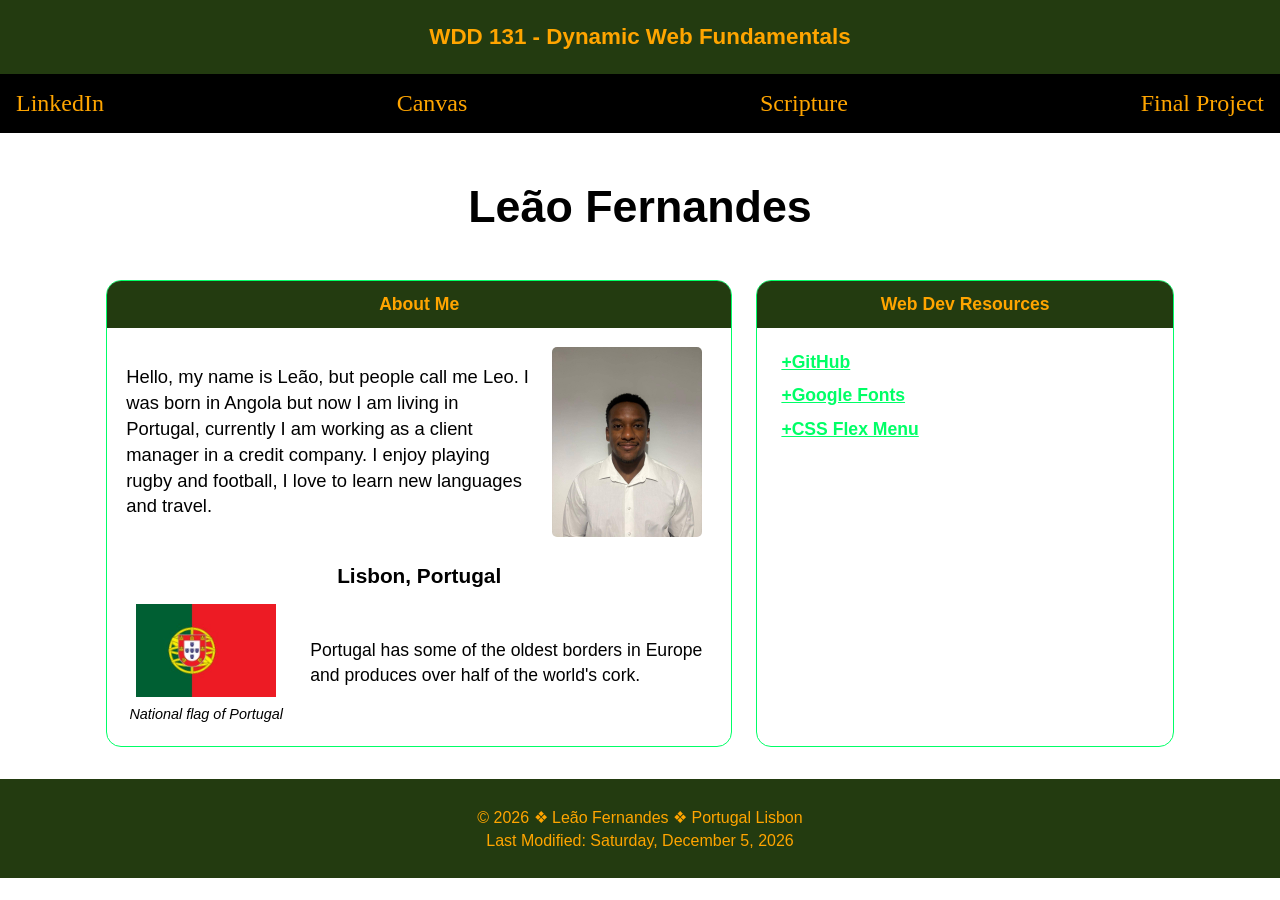
<file: index.html>
<!DOCTYPE html>
<html lang="en">

<head>
    <meta charset="UTF-8">
    <meta name="viewport" content="width=device-width, initial-scale=1.0">

    <title>WDD 131 - Dynamic Web Fundamentals - Leão Fernandes</title>

    <meta name="description" content="WDD 131 - Dynamic Web Fundamentals - Leão Fernandes - Personal page and projects">

    <meta name="author" content="Leão Fernandes">

    <link rel="stylesheet" href="./styles/base.css">

    <script defer src="scripts/getdates.js"></script>
</head>

<body>

    <header>

        <span id="course-title">
            WDD 131 - Dynamic Web Fundamentals
        </span>

        <nav>
            <a href="">LinkedIn</a>

            <a href="https://byupw.instructure.com/">
                Canvas
            </a>

            <a href="https://www.churchofjesuschrist.org/study/scriptures/bofm/1-ne/3?lang=eng&id=p7#p7">
                Scripture
            </a>

            <a href="">
                Final Project
            </a>
        </nav>

    </header>


    <main>

        <h1>Leão Fernandes</h1>

        <section class="cards">

            <!-- ABOUT ME CARD -->
            <section class="card">

                <h3 class="headercard">
                    About Me
                </h3>

                <div class="about-content">

                    <p>
                        Hello, my name is Leão, but people call me Leo.
                        I was born in Angola but now I am living in Portugal,
                        currently I am working as a client manager in a credit
                        company. I enjoy playing rugby and football, I love to
                        learn new languages and travel.
                    </p>

                    <img src="./images/selfpicture.jpg" alt="Personal photo of the author of the website">

                </div>


                <h3 class="country-title">
                    Lisbon, Portugal
                </h3>


                <div class="country-content">

                    <figure>

                        <img src="./images/Flag_of_Portugal_(official).svg.jpg" alt="Portugal national flag">

                        <figcaption>
                            National flag of Portugal
                        </figcaption>

                    </figure>


                    <p>
                        Portugal has some of the oldest borders in Europe
                        and produces over half of the world's cork.
                    </p>

                </div>

            </section>


            <!-- WEB RESOURCES CARD -->
            <section class="card">

                <h3 class="headercard">
                    Web Dev Resources
                </h3>

                <div class="resources">

                    <a href="https://github.com/">
                        +GitHub
                    </a>

                    <a href="https://fonts.google.com/">
                        +Google Fonts
                    </a>

                    <a href="https://codepen.io/BYU-Idaho/pen/azoRxXX">
                        +CSS Flex Menu
                    </a>

                </div>

            </section>

        </section>

    </main>


    <footer>

        <p>
            © <span id="currentyear">2026</span>
            ❖ Leão Fernandes ❖ Portugal Lisbon
        </p>

        <p id="lastModified"></p>

    </footer>

</body>

</html>
</file>
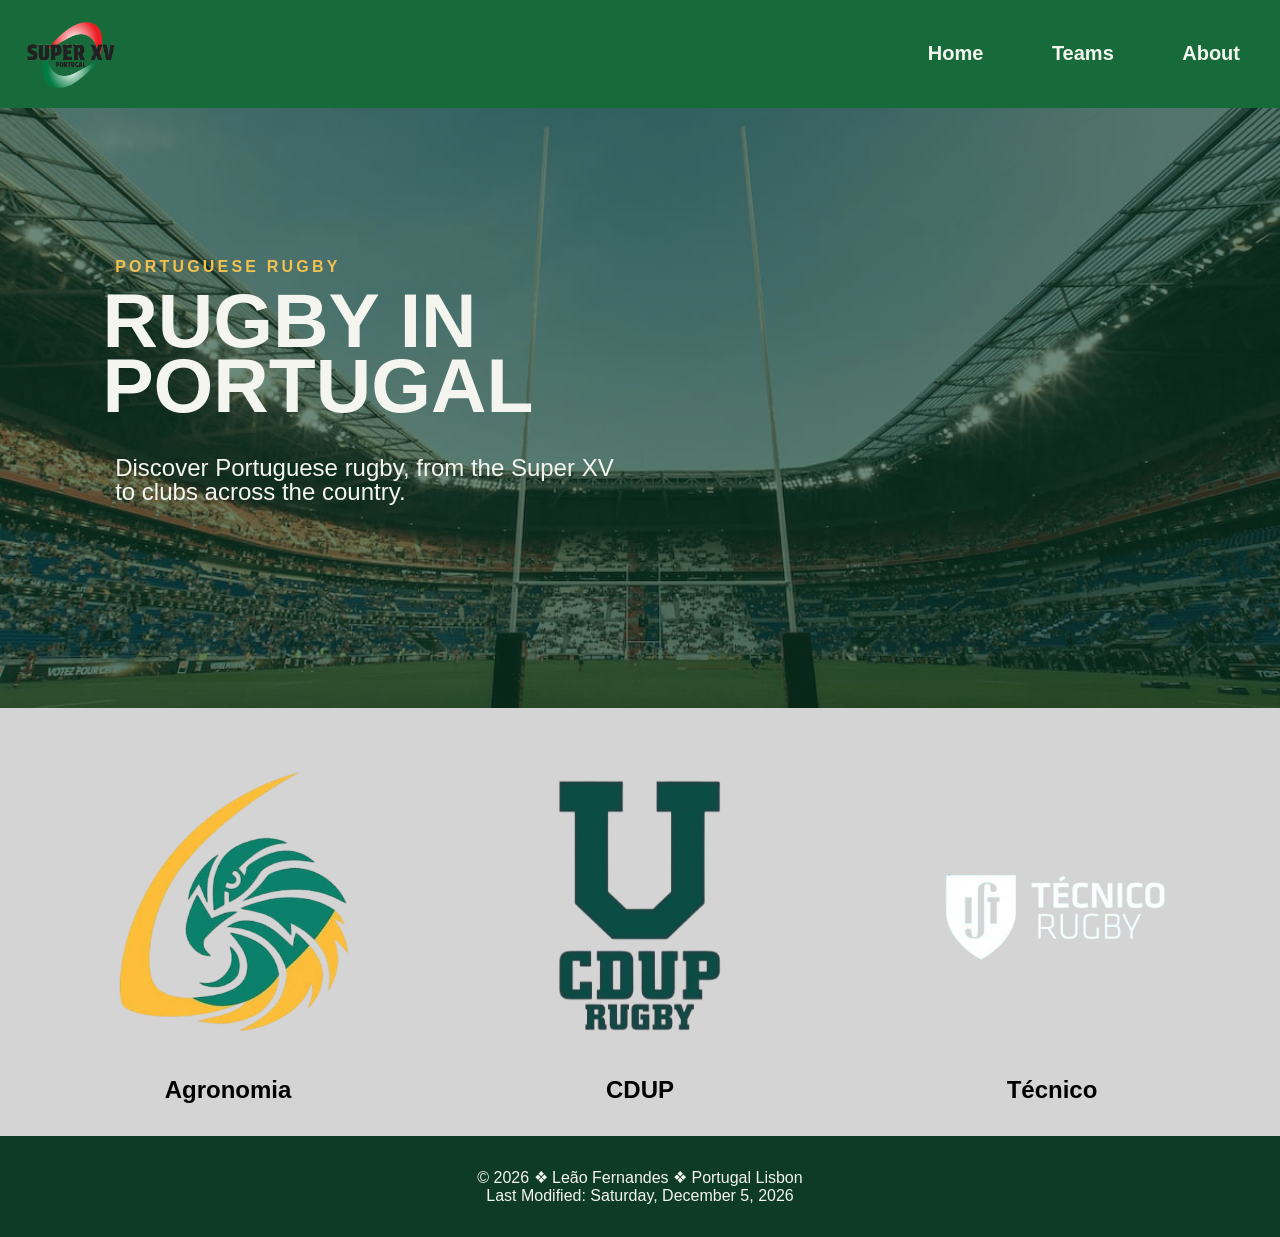
<file: project/index.html>
<!DOCTYPE html>
<html lang="en">

<head>
    <meta charset="UTF-8">
    <meta name="viewport" content="width=device-width, initial-scale=1.0">
    <title>Index RugbyHub</title>

    <meta name="description"
        content="RugbyHub main page with rugby features, navigation to other pages and general rugby information.">
    <meta name="author" content="Leão Fernandes">

    <link rel="stylesheet" href="./styles/base.css">
    <script src="./scripts/base.js" defer></script>

</head>


<body>
    <header>
        <img src="../images/super-XV-logo.png" alt="RugbyHub and super XV rugby logo">

        <nav class="navMenu">
            <a href="index.html">Home</a>
            <a href="teams.html">Teams</a>
            <a href="about.html">About</a>
        </nav>

        <button class="hamburguer" aria-label="Open navigation menu">☰</button>

    </header>

    <main>

        <div class="hero-img">
            <img src="../images/rugby-hero.jpg" alt="Rugby stadium and rugby posts">
            <p class="hero-label">PORTUGUESE RUGBY</p>
            <h1>RUGBY IN<br>PORTUGAL</h1>
            <p class="hero-description">
                Discover Portuguese rugby, from the Super XV
                to clubs across the country.
            </p>
        </div>

        <div class="feature-teams">

            <div class="feature-1">
            </div>

            <div class="feature-2">
            </div>

            <div class="feature-3">
            </div>

        </div>

    </main>

    <footer>

        <p>
            © <span id="currentyear">2026</span>
            ❖ Leão Fernandes ❖ Portugal Lisbon
        </p>

        <p id="lastModified"></p>

    </footer>

</body>


</html>
</file>
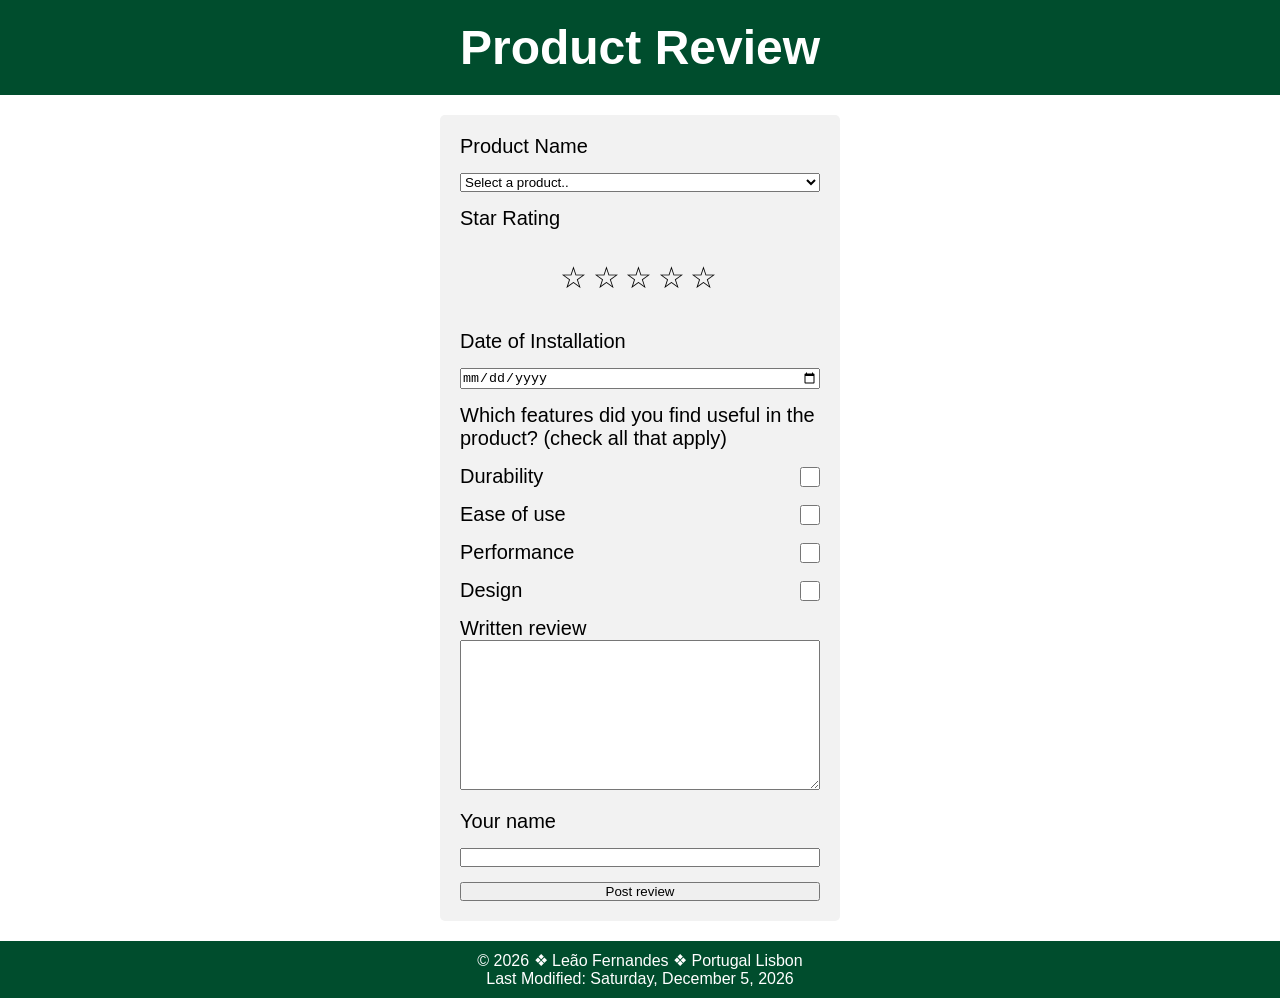
<file: form.html>
<!DOCTYPE html>
<html lang="en">

<head>
    <meta charset="UTF-8">
    <meta name="viewport" content="width=device-width, initial-scale=1.0">
    <title>Form project</title>
    <meta name="description" content="product page review, to give feedback about the product, and to give a star rating, for analyses and improvements.">
    <meta name="author" content="Leão Fernandes">
    <link rel="stylesheet" href="./styles/form.css">
    <script src="./scripts/form.js" defer></script>
</head>

<body>

    <header>
        <h1>Product Review</h1>
    </header>

    <main>

        <form method="get" action="review.html">
            <label for="product">Product Name</label>
            <select name="product" id="product" required>
                <option value="" disabled selected>Select a product..</option>
            </select>

            <label>Star Rating</label>
            <div class="star-rating">

                <input type="radio" name="stars" id="star-a" value="5" required>
                <label for="star-a"></label>
                <input type="radio" name="stars" id="star-b" value="4" required>
                <label for="star-b"></label>
                <input type="radio" name="stars" id="star-c" value="3" required>
                <label for="star-c"></label>
                <input type="radio" name="stars" id="star-d" value="2" required>
                <label for="star-d"></label>
                <input type="radio" name="stars" id="star-e" value="1" required>
                <label for="star-e"></label>
            </div>

            <label for="date-of-installation">Date of Installation</label>
            <input type="date" id="date-of-installation" name="date-of-installation">

            <label id="checkbox">Which features did you find useful in the product?
                (check all that apply)
            </label>
            <div class="checkbox-option">
                <label for="durability">Durability</label>
                <input type="checkbox" value="1" id="durability" name="durability">
            </div>

            <div class="checkbox-option">
                <label for="ease-of-use">Ease of use</label>
                <input type="checkbox" value="1" id="ease-of-use" name="ease-of-use">
            </div>

            <div class="checkbox-option">
                <label for="performance">Performance</label>
                <input type="checkbox" value="1" id="performance" name="performance">
            </div>

            <div class="checkbox-option">
                <label for="design">Design</label>
                <input type="checkbox" value="1" id="design" name="design">
            </div>

            <div class="writtenReview">
                <label for="written-review">Written review</label>
                <textarea name="written-review" id="written-review"></textarea>
            </div>

            <label for="fname">Your name</label>
            <input type="text" id="fname" name="fname">

            <input type="submit" value="Post review">

        </form>
    </main>

    <footer>

        <p>
            © <span id="currentyear">2026</span>
            ❖ Leão Fernandes ❖ Portugal Lisbon
        </p>

        <p id="lastModified"></p>

    </footer>

</body>

</html>
</file>
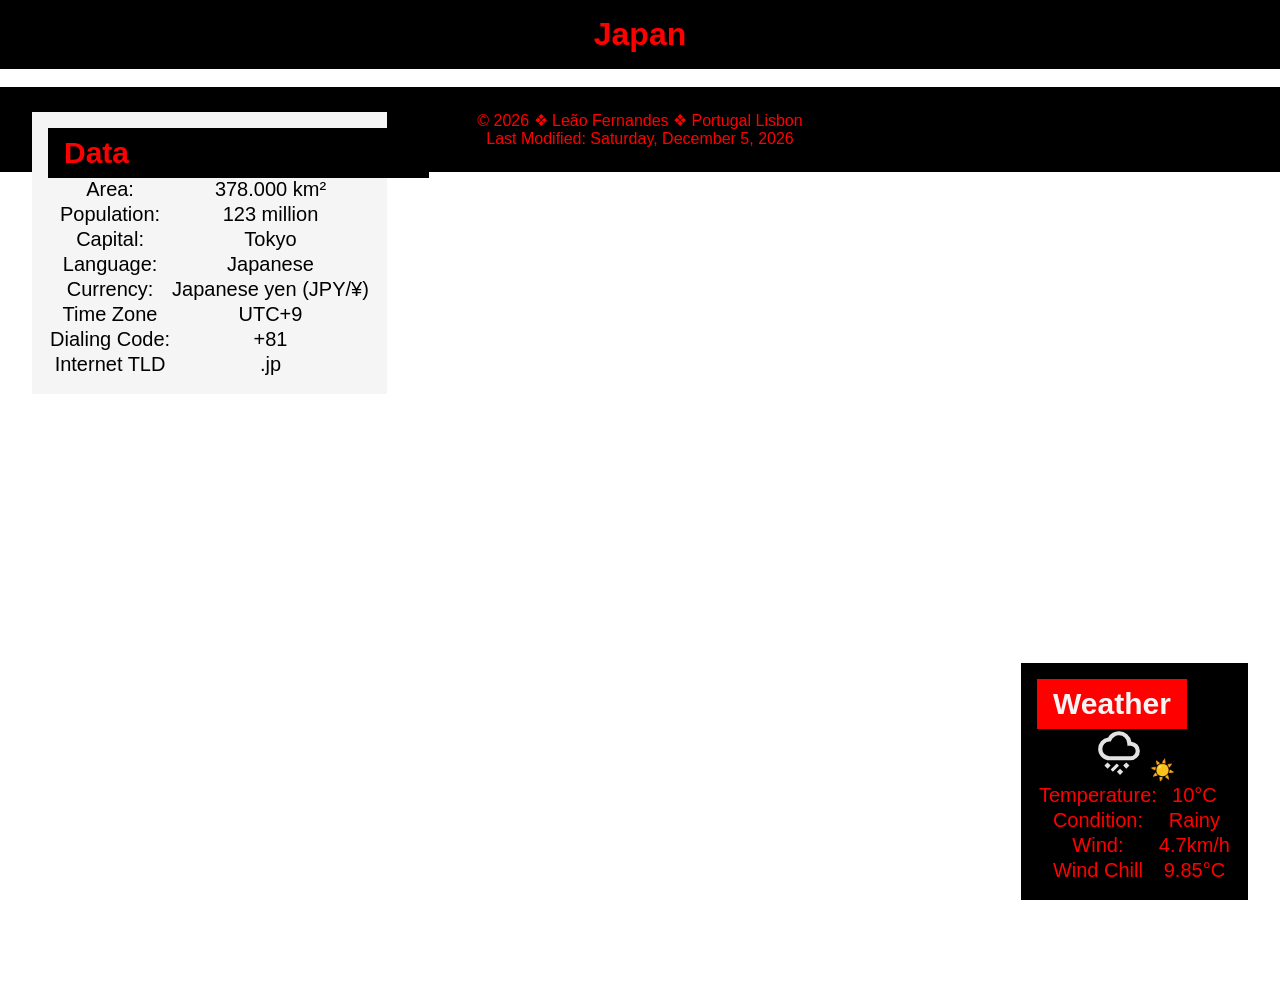
<file: place.html>
<!DOCTYPE html>
<html lang="en">

<head>
    <meta charset="UTF-8">
    <meta name="viewport" content="width=device-width, initial-scale=1.0">
    <title>Document</title>
    <meta name="description"
        content="Page of a place I would like to visit in the future, some extra data and weather date about the place">
    <meta name="author" content="Leão Fernandes">
    <link rel="stylesheet" href="./styles/places.css">
    <script src="./scripts/places.js" defer></script>
</head>

<body>
    <header>
        <h1>Japan</h1>
    </header>
    <main>
        <div class="hero">
            <picture>
                <source media="(max-width: 768px)" srcset="images/japan-mobile.webp">
                <img srcset="./images/Japan-landscape.webp" alt="mount fuji water view and hyper speed train">
            </picture>
        </div>
        <div class="data">
            <h2>Data</h2>
            <table>
                <tr>
                    <td>Area:</td>
                    <td>378.000 km²</td>
                </tr>

                <tr>
                    <td>Population:</td>
                    <td>123 million</td>
                </tr>

                <tr>
                    <td>Capital:</td>
                    <td>Tokyo</td>
                </tr>

                <tr>
                    <td>Language:</td>
                    <td>Japanese</td>
                </tr>

                <tr>
                    <td>Currency:</td>
                    <td>Japanese yen (JPY/¥)</td>
                </tr>

                <tr>
                    <td>Time Zone</td>
                    <td>UTC+9</td>
                </tr>

                <tr>
                    <td>Dialing Code:</td>
                    <td>+81</td>
                </tr>

                <tr>
                    <td>Internet TLD</td>
                    <td>.jp</td>
                </tr>
            </table>
        </div>

        <div class="weather">
            <h2>Weather</h2>
            <div class="weather-icon">
            <img src="./images/weather-icon.svg" alt="weather icon with a rainy cloud">
            </div>
            <table>
                <tr>
                    <td>Temperature:</td>
                    <td id="temperature"></td>
                </tr>

                <tr>
                    <td>Condition:</td>
                    <td>Rainy</td>
                </tr>

                <tr>
                    <td>Wind:</td>
                    <td id="wind"></td>
                </tr>

                <tr>
                    <td>Wind Chill</td>
                    <td id="windChill"></td>
                </tr>
            </table>
        </div>
    </main>
    <footer>

        <p>
            © <span id="currentyear">2026</span>
            ❖ Leão Fernandes ❖ Portugal Lisbon
        </p>

        <p id="lastModified"></p>

    </footer>
</body>

</html>
</file>
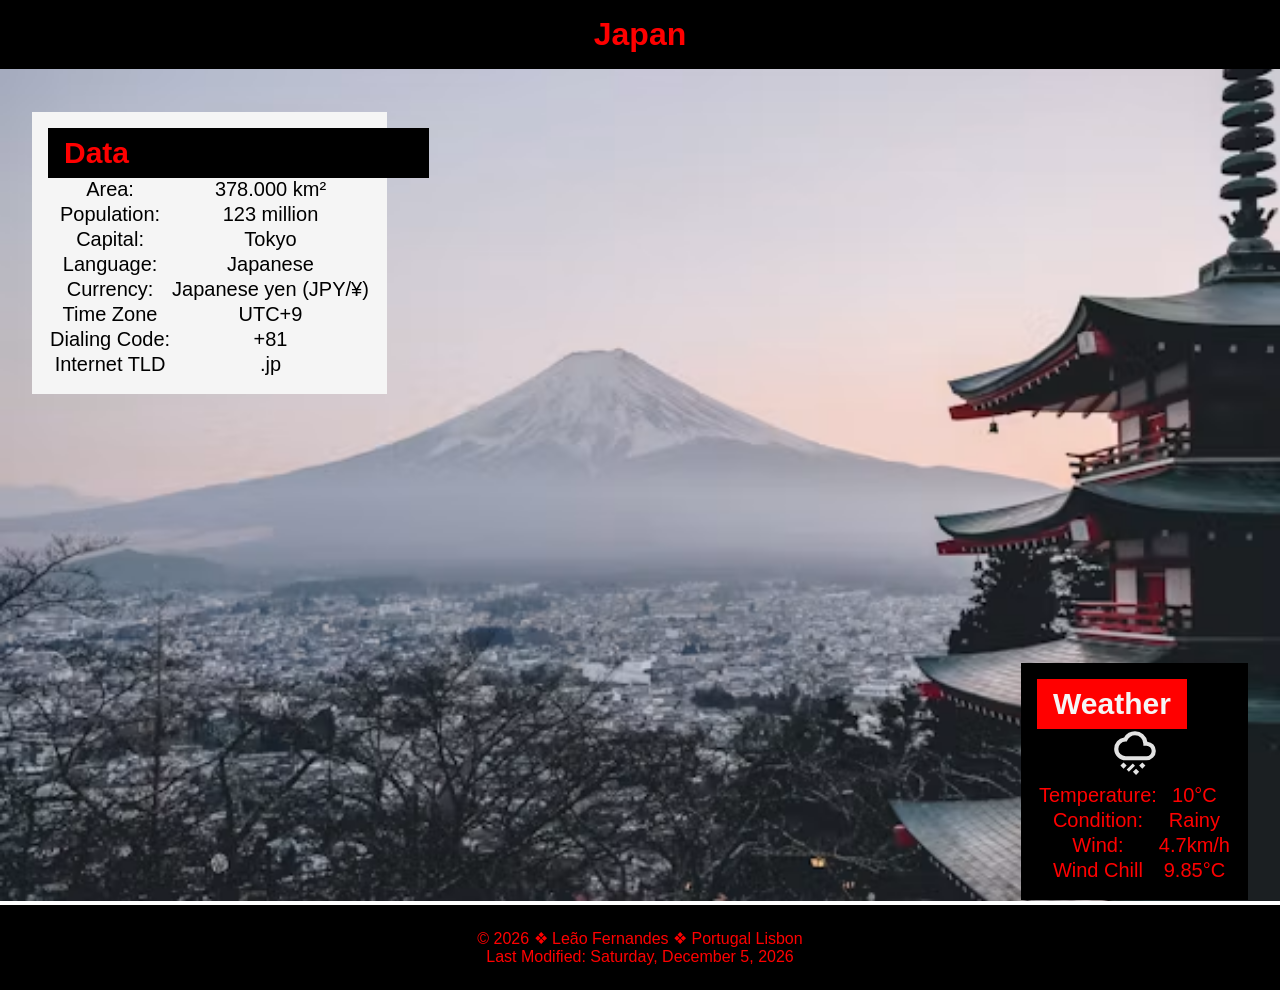
<file: places.html>
<!DOCTYPE html>
<html lang="en">

<head>
    <meta charset="UTF-8">
    <meta name="viewport" content="width=device-width, initial-scale=1.0">
    <title>Document</title>
    <meta name="description"
        content="Page of a place I would like to visit in the future, some extra data and weather date about the place">
    <meta name="Author" content="Leão Fernandes">
    <link rel="stylesheet" href="./styles/places.css">
    <script src="./scripts/places.js" defer></script>
</head>

<body>
    <header>
        <h1>Japan</h1>
    </header>
    <main>
        <div class="hero">
            <img src="./images/Japan-landscape.webp" alt="mount fuji water view and hyper speed train">
        </div>
        <div class="data">
            <h2>Data</h2>
            <table>
                <tr>
                    <td>Area:</td>
                    <td>378.000 km²</td>
                </tr>

                <tr>
                    <td>Population:</td>
                    <td>123 million</td>
                </tr>

                <tr>
                    <td>Capital:</td>
                    <td>Tokyo</td>
                </tr>

                <tr>
                    <td>Language:</td>
                    <td>Japanese</td>
                </tr>

                <tr>
                    <td>Currency:</td>
                    <td>Japanese yen (JPY/¥)</td>
                </tr>

                <tr>
                    <td>Time Zone</td>
                    <td>UTC+9</td>
                </tr>

                <tr>
                    <td>Dialing Code:</td>
                    <td>+81</td>
                </tr>

                <tr>
                    <td>Internet TLD</td>
                    <td>.jp</td>
                </tr>
            </table>
        </div>

        <div class="weather">
            <h2>Weather</h2>
            <img src="./images/weather-icon (2).svg" alt="weather icon with a rainy cloud">
            <table>
                <tr>
                    <td>Temperature:</td>
                    <td id="temperature"></td>
                </tr>

                <tr>
                    <td>Condition:</td>
                    <td>Rainy</td>
                </tr>

                <tr>
                    <td>Wind:</td>
                    <td id="wind"></td>
                </tr>

                <tr>
                    <td>Wind Chill</td>
                    <td id="windChill"></td>
                </tr>
            </table>
        </div>
    </main>
    <footer>

        <p>
            © <span id="currentyear">2026</span>
            ❖ Leão Fernandes ❖ Portugal Lisbon
        </p>

        <p id="lastModified"></p>

    </footer>
</body>

</html>
</file>
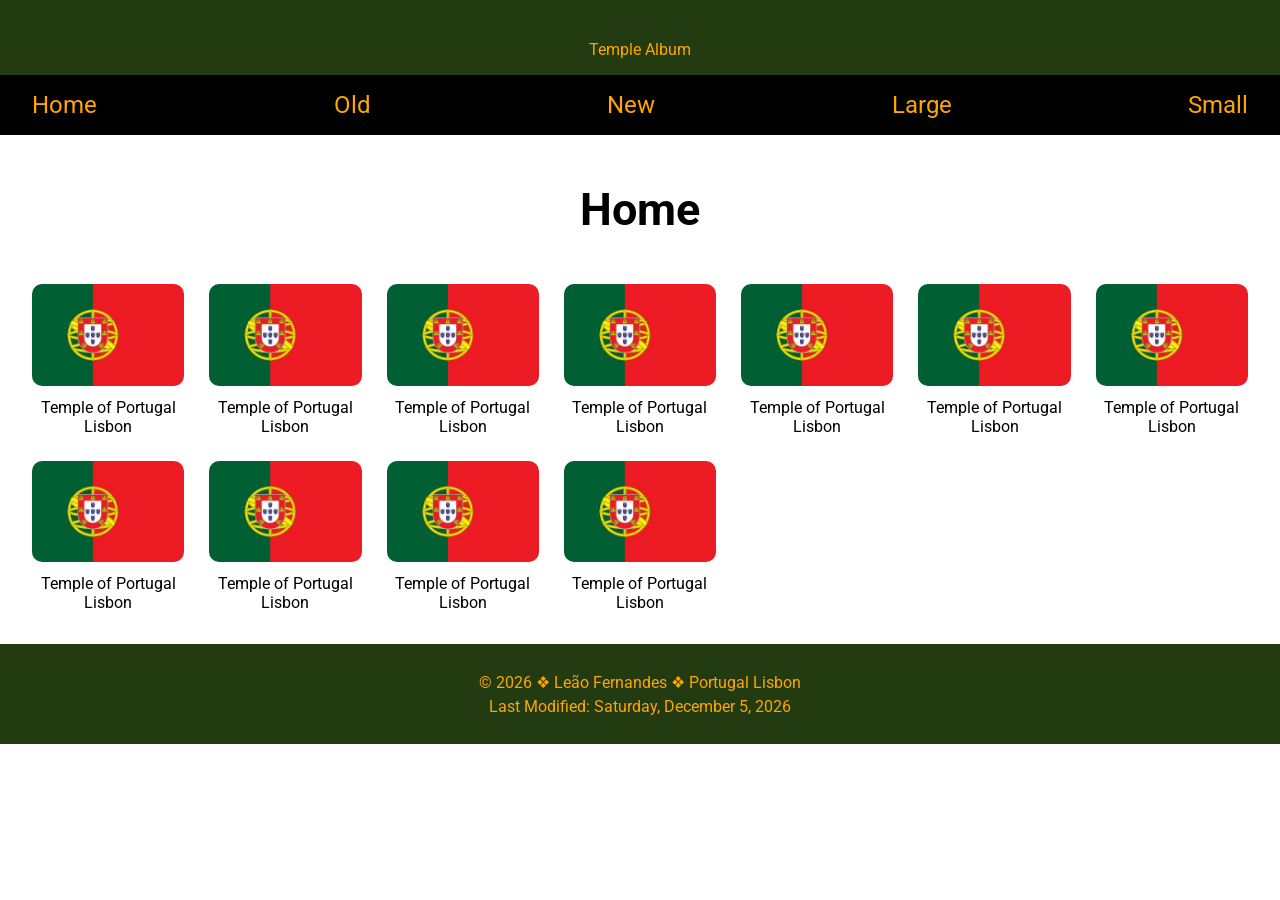
<file: temples.html>
<!DOCTYPE html>
<html lang="en">

<head>
    <meta charset="UTF-8">
    <meta name="viewport" content="width=device-width, initial-scale=1.0">
    <title>Temple Album</title>
    <meta name="description"
        content="Temple Album that contain photos of old, new and futures temples of hte LDS church">
    <meta name="author" content="Leão Fernandes">
    <link rel="stylesheet" href="./styles/temples.css">
    <script src="./scripts/temples.js" defer></script>
    <link rel="preconnect" href="https://fonts.googleapis.com">
    <link rel="preconnect" href="https://fonts.gstatic.com" crossorigin>
    <link
        href="https://fonts.googleapis.com/css2?family=BJCree:wght@400;500;600;700&family=Noto+Sans:ital,wght@0,100..900;1,100..900&family=Roboto:ital,wght@0,100..900;1,100..900&family=Scoutie+Sans:ital,wght@0,200..800;1,200..800&display=swap"
        rel="stylesheet">
    <link rel="stylesheet" href="./styles/base.css">
</head>

<body>
    <header>
        <div class="header-content">Temple Album</div>
        <nav class="navMenu">
            <a href="./index.html">Home</a>
            <a href="./old.html">Old</a>
            <a href="./new.html">New</a>
            <a href="./large.html">Large</a>
            <a href="./small.html">Small</a>

            <button class="hamburguer" aria-label="Open navigation menu">☰</button>
        </nav>
    </header>
    <main>
        <h1>Home</h1>
        <div class="temple-grid">
            <figure>
                <img src="./images/portugal_flag.jpg" alt="Temple of Portugal Lisbon">
                <figcaption>Temple of Portugal Lisbon</figcaption>
            </figure>
            <figure>
                <img src="./images/portugal_flag.jpg" alt="Temple of Portugal Lisbon">
                <figcaption>Temple of Portugal Lisbon</figcaption>
            </figure>
            <figure>
                <img src="./images/portugal_flag.jpg" alt="Temple of Portugal Lisbon">
                <figcaption>Temple of Portugal Lisbon</figcaption>
            </figure>
            <figure>
                <img src="./images/portugal_flag.jpg" alt="Temple of Portugal Lisbon">
                <figcaption>Temple of Portugal Lisbon</figcaption>
            </figure>
            <figure>
                <img src="./images/portugal_flag.jpg" alt="Temple of Portugal Lisbon">
                <figcaption>Temple of Portugal Lisbon</figcaption>
            </figure>
            <figure>
                <img src="./images/portugal_flag.jpg" alt="Temple of Portugal Lisbon">
                <figcaption>Temple of Portugal Lisbon</figcaption>
            </figure>
            <figure>
                <img src="./images/portugal_flag.jpg" alt="Temple of Portugal Lisbon">
                <figcaption>Temple of Portugal Lisbon</figcaption>
            </figure>
            <figure>
                <img src="./images/portugal_flag.jpg" alt="Temple of Portugal Lisbon">
                <figcaption>Temple of Portugal Lisbon</figcaption>
            </figure>
            <figure>
                <img src="./images/portugal_flag.jpg" alt="Temple of Portugal Lisbon">
                <figcaption>Temple of Portugal Lisbon</figcaption>
            </figure>
            <figure>
                <img src="./images/portugal_flag.jpg" alt="Temple of Portugal Lisbon">
                <figcaption>Temple of Portugal Lisbon</figcaption>
            </figure>
            <figure>
                <img src="./images/portugal_flag.jpg" alt="Temple of Portugal Lisbon">
                <figcaption>Temple of Portugal Lisbon</figcaption>
            </figure>
        </div>
    </main>
    <footer>
        <p>
            © <span id="currentyear">2026</span>
            ❖ Leão Fernandes ❖ Portugal Lisbon
        </p>
        <p id="lastModified"></p>
    </footer>
</body>

</html>
</file>
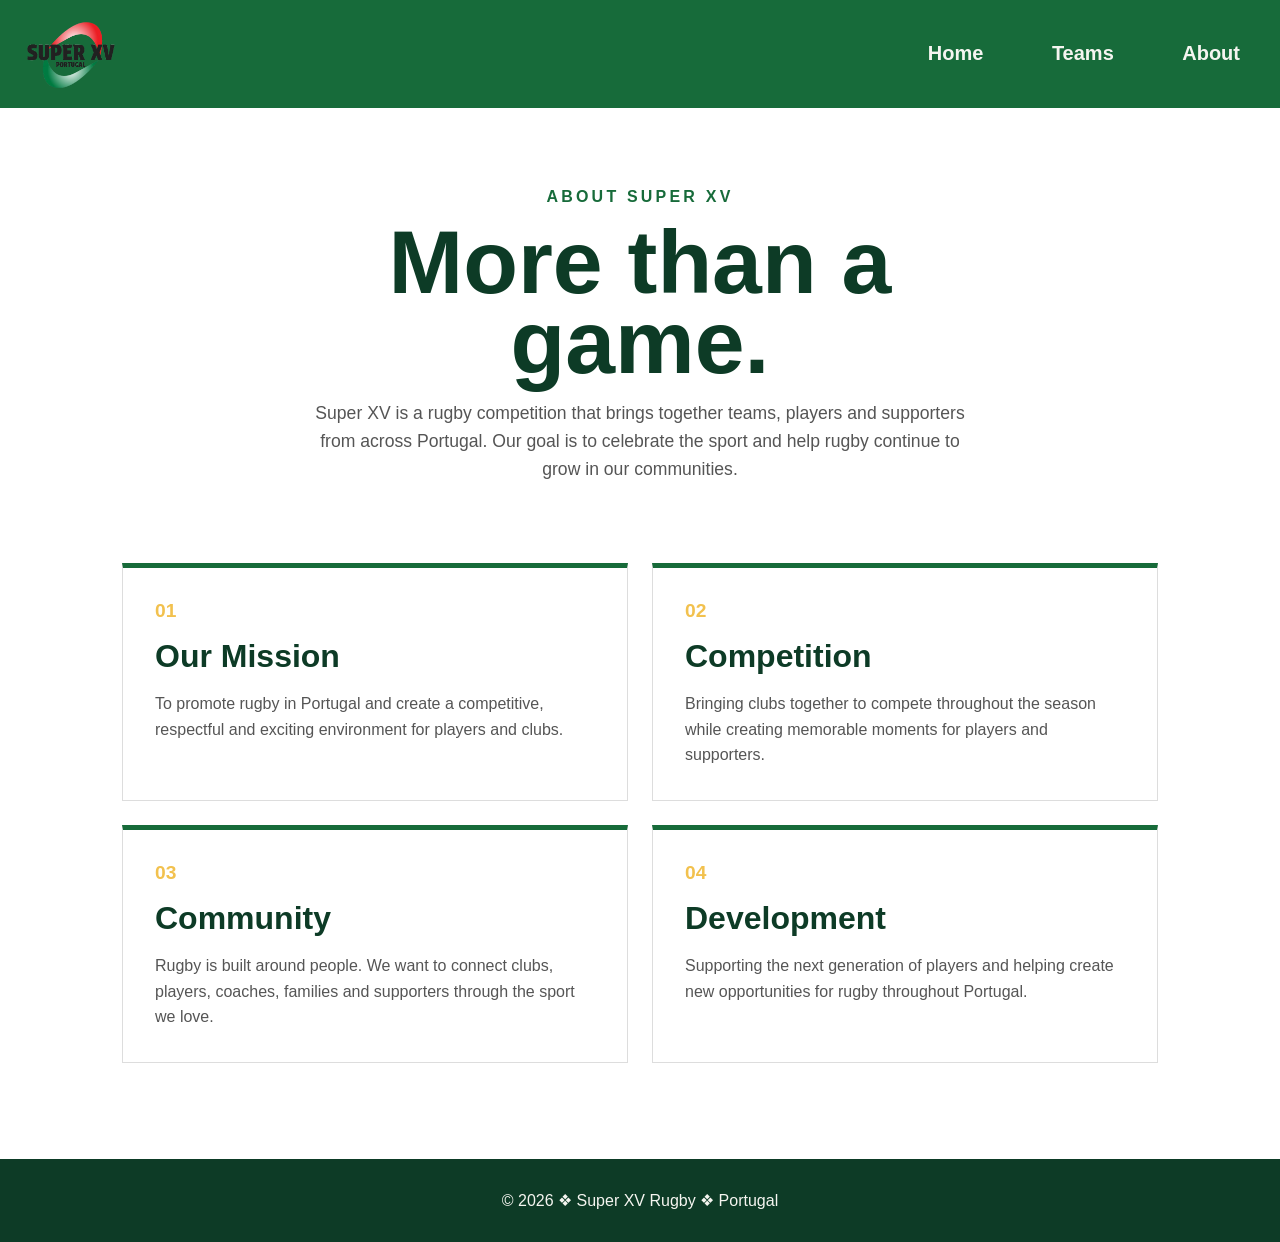
<file: project/about.html>
<!DOCTYPE html>
<html lang="en">

<head>
    <meta charset="UTF-8">
    <meta name="viewport" content="width=device-width, initial-scale=1.0">

    <title>About | Super XV Rugby</title>

    <meta name="description" content="Learn more about Super XV Rugby, its mission, competition and rugby community.">

    <meta name="author" content="Leão Fernandes">

    <link rel="stylesheet" href="styles/base.css">
</head>

<body>

    <header>

        <img src="../images/super-XV-logo.png" alt="Super XV Rugby logo">

        <nav class="navMenu">

            <a href="index.html">Home</a>
            <a href="teams.html">Teams</a>
            <a href="about.html">About</a>

        </nav>

        <button class="hamburguer" aria-label="Open navigation menu">
            ☰
        </button>

    </header>

    <main>

        <section class="about-intro">

            <p class="about-label">ABOUT SUPER XV</p>

            <h1>More than a game.</h1>

            <p>
                Super XV is a rugby competition that brings together
                teams, players and supporters from across Portugal.
                Our goal is to celebrate the sport and help rugby
                continue to grow in our communities.
            </p>

        </section>


        <section class="about-cards">

            <article class="about-card">

                <span class="card-number">01</span>

                <h2>Our Mission</h2>

                <p>
                    To promote rugby in Portugal and create a
                    competitive, respectful and exciting environment
                    for players and clubs.
                </p>

            </article>


            <article class="about-card">

                <span class="card-number">02</span>

                <h2>Competition</h2>

                <p>
                    Bringing clubs together to compete throughout
                    the season while creating memorable moments
                    for players and supporters.
                </p>

            </article>


            <article class="about-card">

                <span class="card-number">03</span>

                <h2>Community</h2>

                <p>
                    Rugby is built around people. We want to connect
                    clubs, players, coaches, families and supporters
                    through the sport we love.
                </p>

            </article>


            <article class="about-card">

                <span class="card-number">04</span>

                <h2>Development</h2>

                <p>
                    Supporting the next generation of players and
                    helping create new opportunities for rugby
                    throughout Portugal.
                </p>

            </article>

        </section>

    </main>


    <footer>

        <p>
            © <span id="currentyear">2026</span>
            ❖ Super XV Rugby ❖ Portugal
        </p>

        <p id="lastModified"></p>

    </footer>

</body>

</html>
</file>
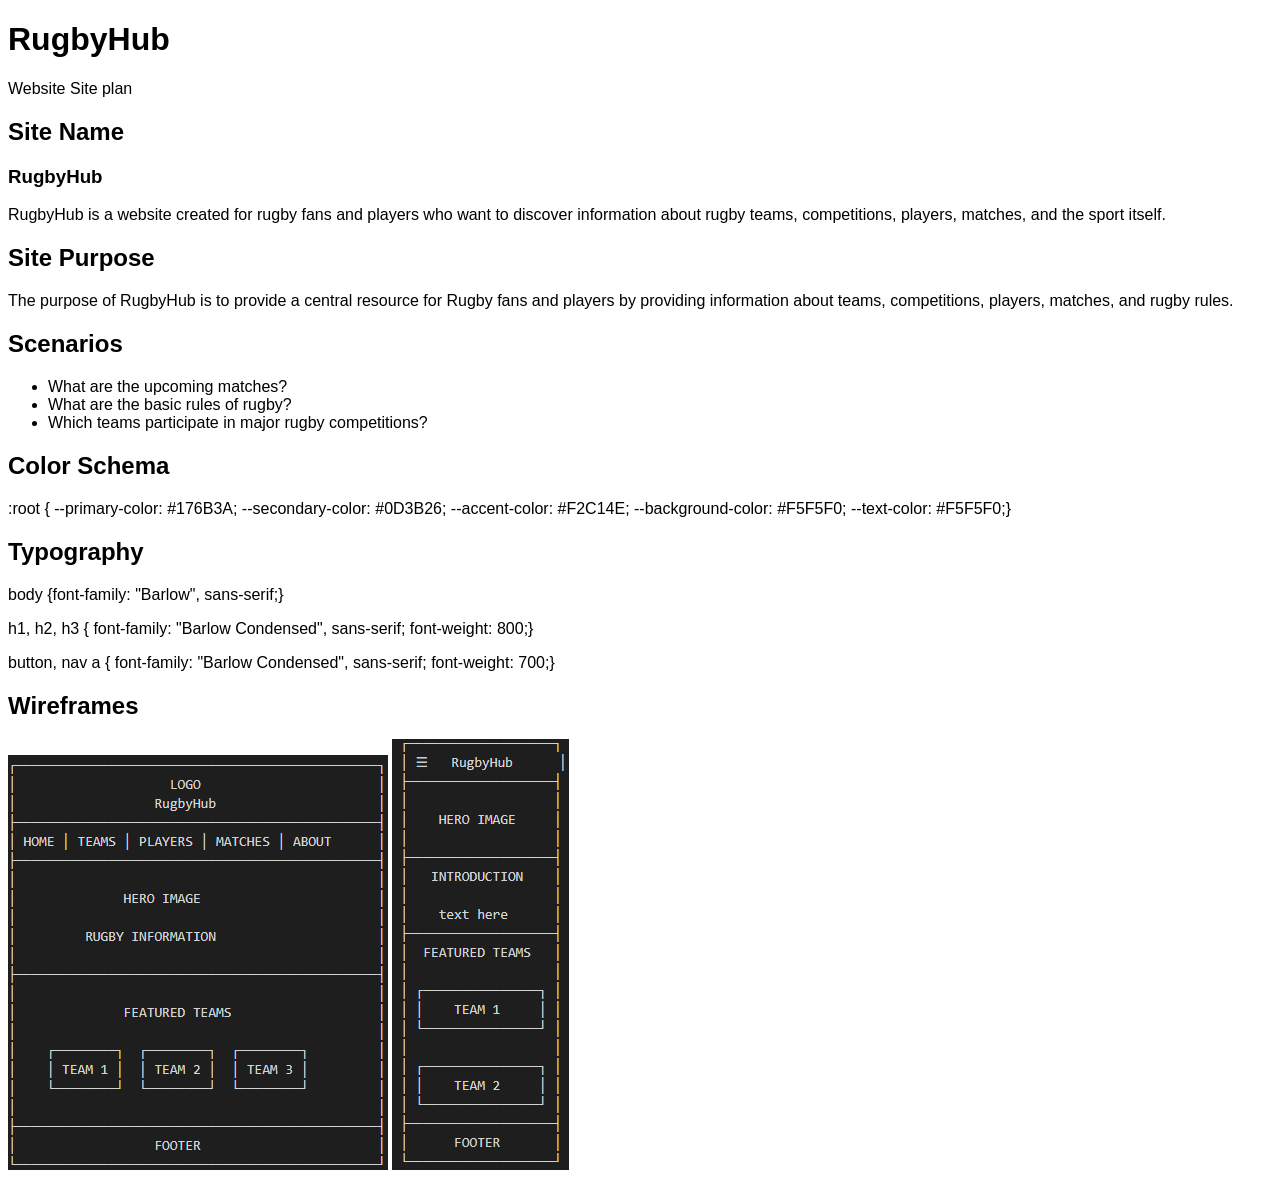
<file: project/siteplan.html>
<!DOCTYPE html>
<html lang="en">
<head>
    <meta charset="UTF-8">
    <meta name="viewport" content="width=device-width, initial-scale=1.0">
    <title>Product Review</title>
    <meta name="description" content="Siteplan for my RugbyHub page that provides general information about rugby">
    <meta name="author" content="Leão Fernandes">
    <link rel="stylesheet" href="./styles/siteplan.css">
</head>
<body>
    <header>

        <h1>RugbyHub</h1>

        <p>Website Site plan</p>

    </header>

    <main>

        <section>
            <h2>Site Name</h2>

            <h3>RugbyHub</h3>

            <p>
                RugbyHub is a website created for rugby fans and players
                who want to discover information about rugby teams,
                competitions, players, matches, and the sport itself.
            </p>

        </section>

        <section>

            <h2>Site Purpose</h2>

            <p>
                The purpose of RugbyHub is to provide a central resource
                for Rugby fans and players by providing information about
                teams, competitions, players, matches, and rugby rules.
            </p>

        </section>

        <section>

            <h2>Scenarios</h2>

            <ul>
                <li>What are the upcoming matches?</li>
                <li>What are the basic rules of rugby?</li>
                <li>Which teams participate in major rugby competitions?</li>
            </ul>

        </section>

        <section>

            <h2>Color Schema</h2>

            <p>
                :root {
                --primary-color: #176B3A;
                --secondary-color: #0D3B26;
                --accent-color: #F2C14E;
                --background-color: #F5F5F0;
                --text-color: #F5F5F0;}              
            </p>

        </section>

        <section>

            <h2>Typography</h2>

            <p>
                body 
                {font-family: "Barlow", sans-serif;}
            </p>

            <p>
                h1, h2, h3 {
                font-family: "Barlow Condensed", sans-serif;
                font-weight: 800;}
            </p>

            <p>
                button, nav a {
                font-family: "Barlow Condensed", sans-serif;
                font-weight: 700;}
            </p>

        </section>

        <section>

            <h2>
                Wireframes
            </h2>

            <img src="/images/wireframe-desktop.png" alt="Wireframe for desktop view">

            <img src="/images/wireframe-mobile.png" alt="wireframe for mobile view">

        </section>

    </main>
</body>
</html>
</file>
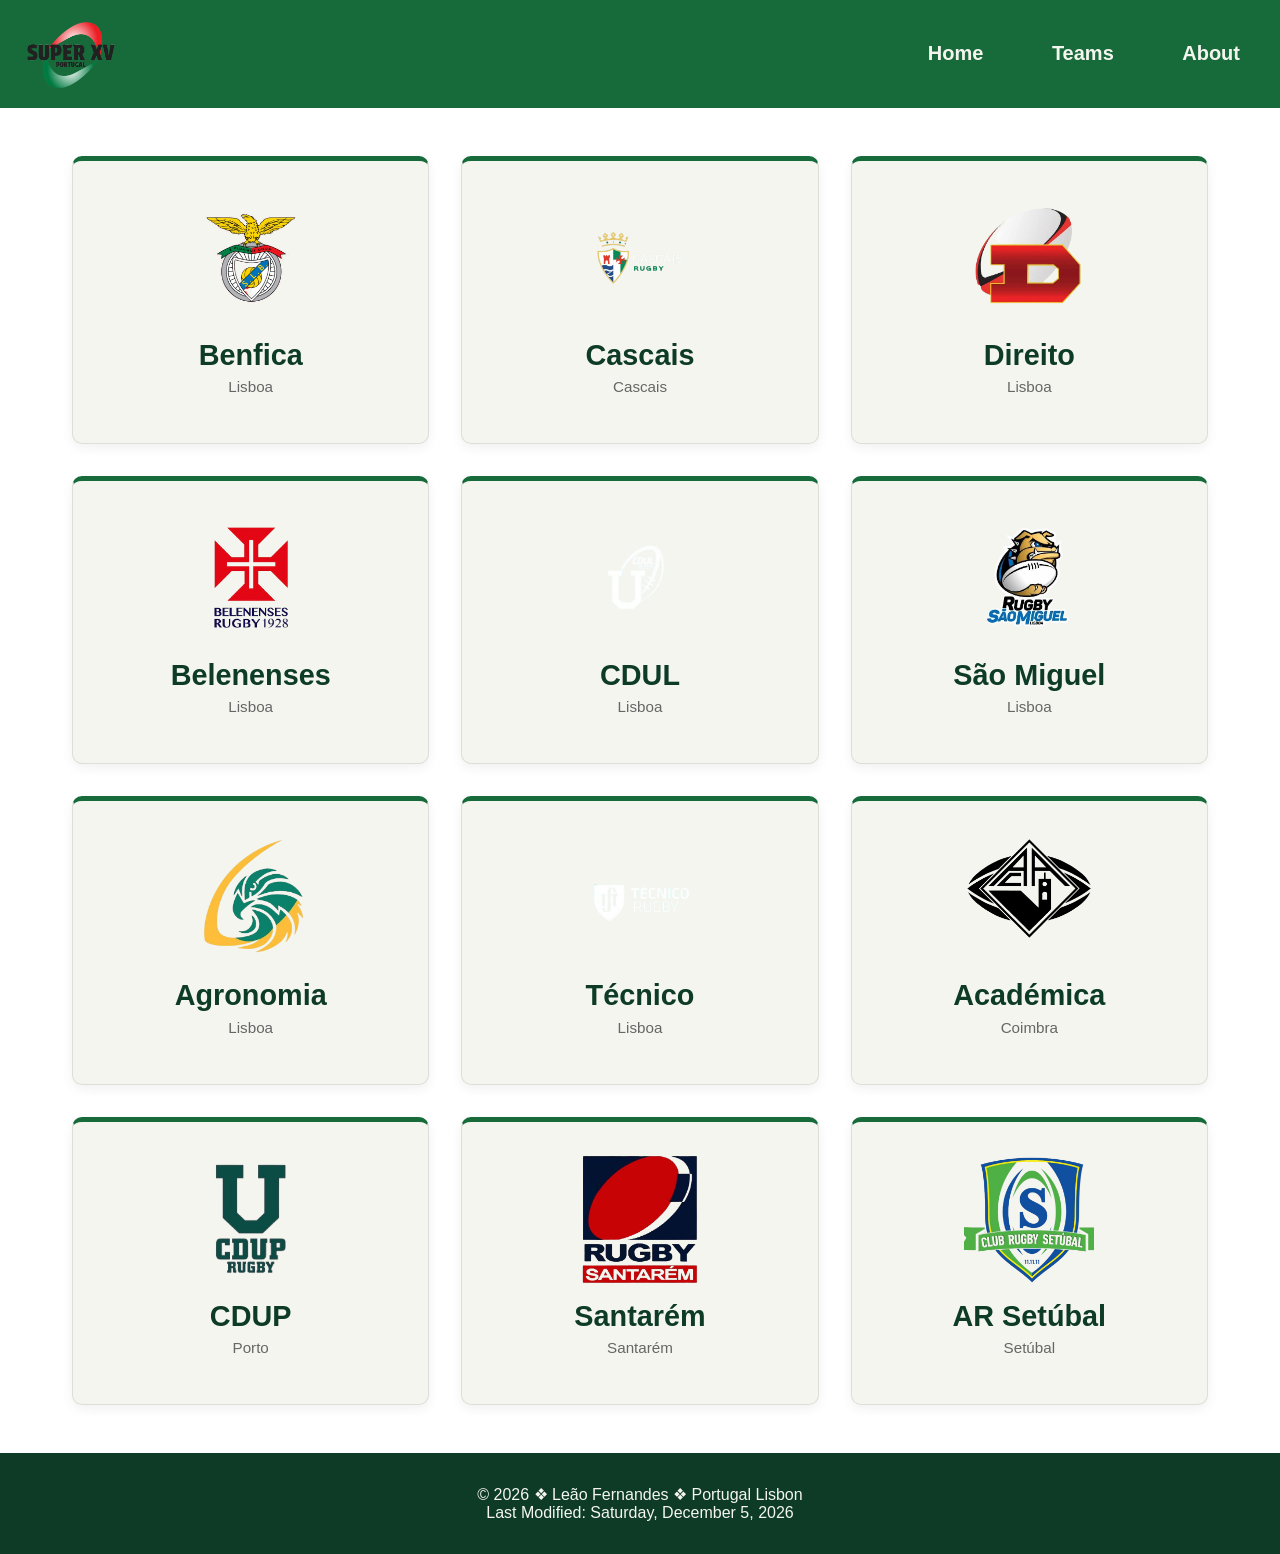
<file: project/teams.html>
<!DOCTYPE html>
<html lang="en">

<head>
    <meta charset="UTF-8">
    <meta name="viewport" content="width=device-width, initial-scale=1.0">
    <title>Teams page</title>

    <meta name="description" content="Rugby teams page that showcase every team on the Potuguese Super XV league">
    <meta name="author" content="Leão Fernandes">

    <link rel="stylesheet" href="./styles/base.css">
    <script src="./scripts/teams.js" defer></script>

</head>

<body>

    <header>
        <img src="../images/super-XV-logo.png" alt="RugbyHub and super XV rugby logo">

        <nav class="navMenu">
            <a href="index.html">Home</a>
            <a href="teams.html">Teams</a>
            <a href="about.html">About</a>
        </nav>

        <button class="hamburguer" aria-label="Open navigation menu">☰</button>

    </header>

    <main>

            <section class="teams"></section>
        
    </main>

    <footer>
        <p>
            © <span id="currentyear">2026</span>
            ❖ Leão Fernandes ❖ Portugal Lisbon
        </p>

        <p id="lastModified"></p>
    </footer>
</body>

</html>
</file>
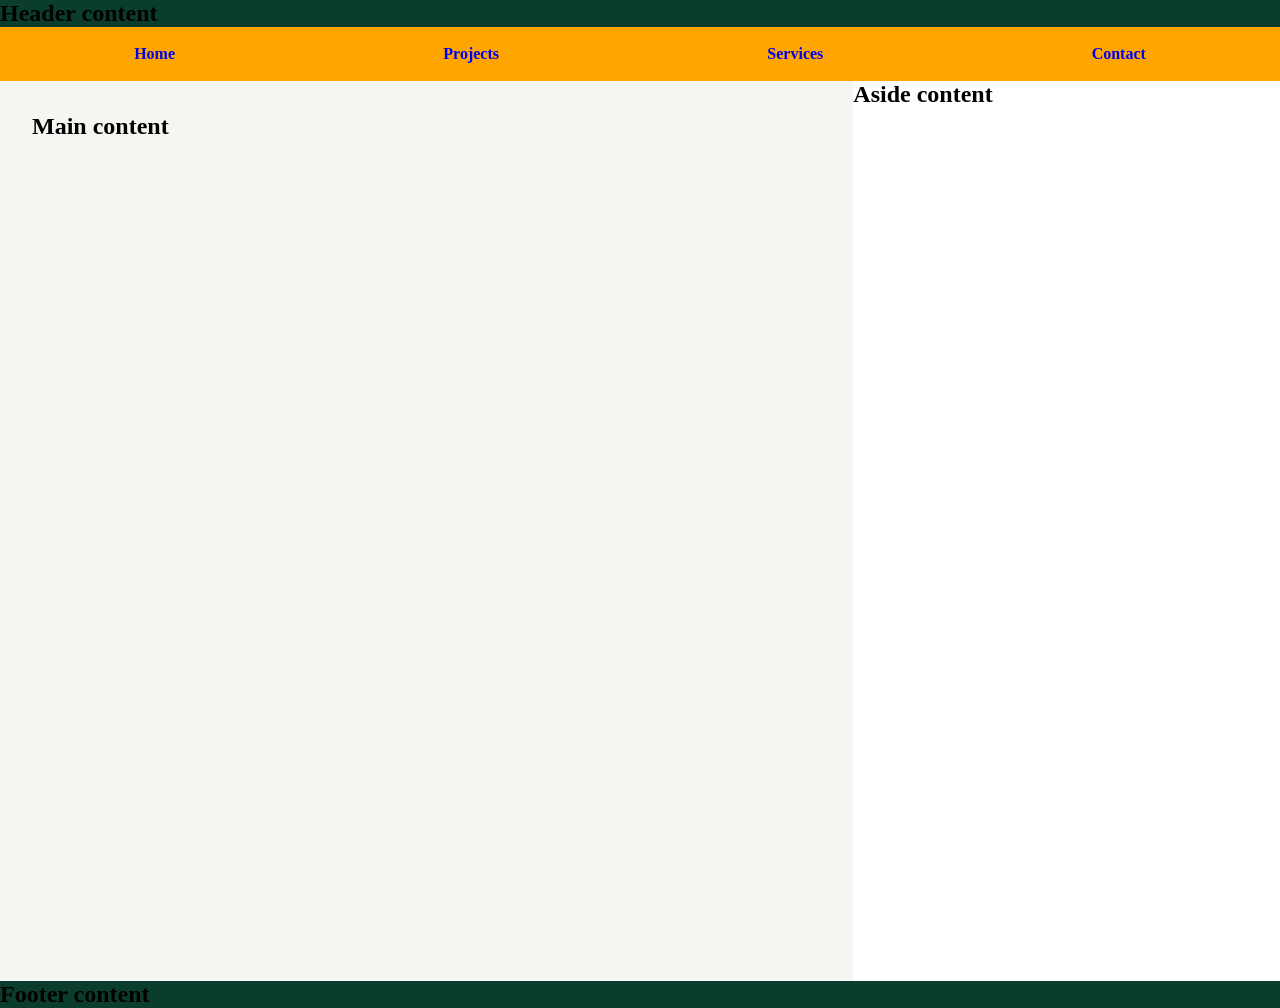
<file: week01/basic-layout.html>
<!DOCTYPE html>
<html lang="en">

<head>
    <meta charset="UTF-8">
    <meta name="viewport" content="width=device-width, initial-scale=1.0">
    <meta name="description" content="week01 project">
    <meta name="author" content="Leão Fernandes">
    <link rel="stylesheet" href="styles/layout.css">
    <title>Leao Fernandes wdd131</title>
</head>

<body>
    <header>
        <h2>Header content</h2>
        <nav>
            <ul class="navigation">
                <li><a href="#" title="Home">Home</a></li>
                <li><a href="#" title="Projects">Projects</a></li>
                <li><a href="#" title="Services">Services</a></li>
                <li><a href="#" title="Contact Us">Contact</a></li>
            </ul>
        </nav>
    </header>
    <main>
        <h2>Main content</h2>
    </main>
    <div class="aside">
        <h2>Aside content</h2>
    </div>
    <footer>
        <h2>Footer content</h2>
    </footer>
</body>

</html>
</file>
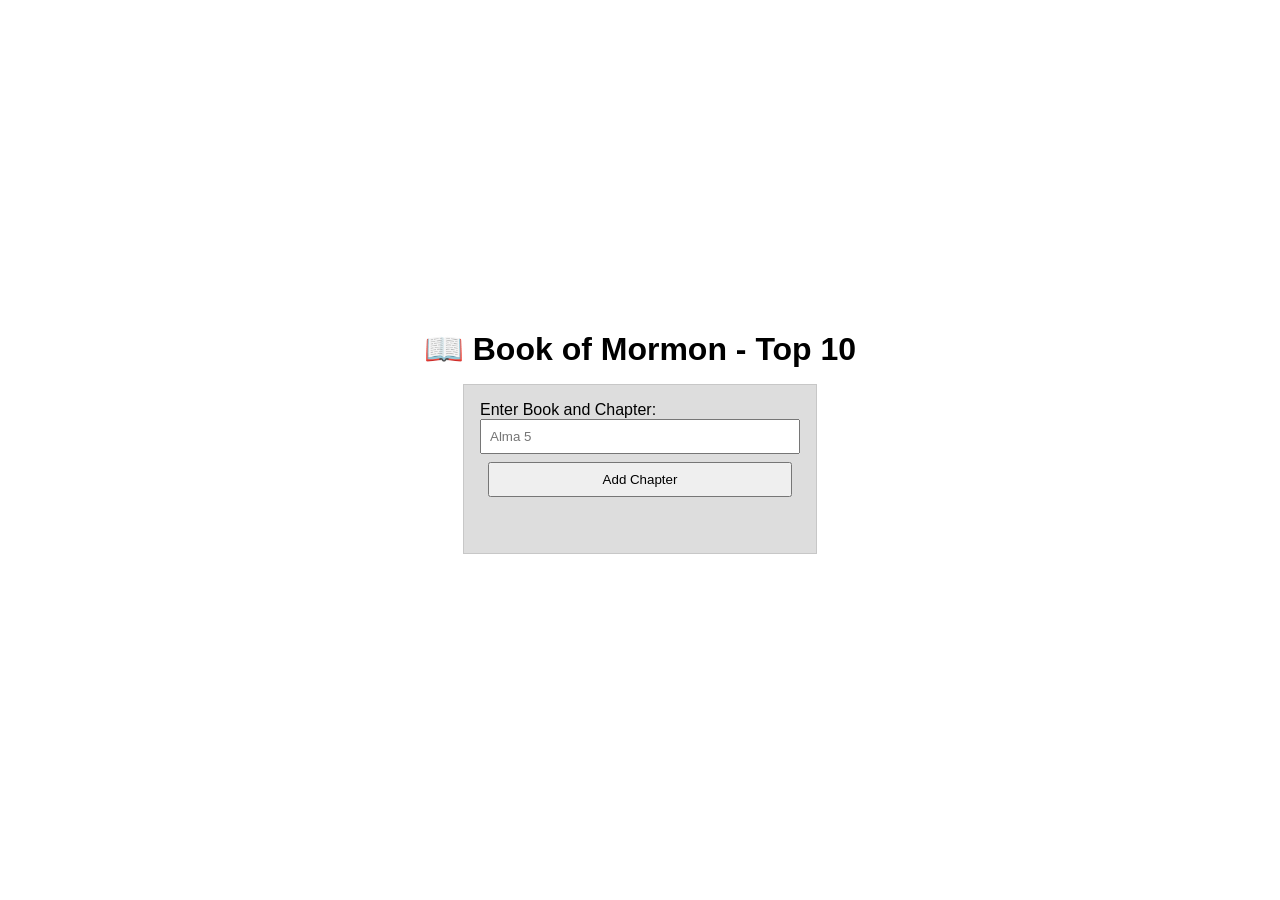
<file: week02/bom.html>
<!DOCTYPE html>
<html lang="en">

<head>
    <meta charset="UTF-8">
    <meta name="viewport" content="width=device-width, initial-scale=1.0">
    <title>BOM document </title>
    <meta name="description" content="Bom document for week02 exercise">
    <meta name="author" content="Leao Fernandes">
    <link rel="stylesheet" href="./styles/bom.css">
    <script src="./scripts/bom.js" defer></script>
</head>

<body>
    <h1>📖 Book of Mormon - Top 10</h1>
    <main>
        <label for="favchap">Enter Book and Chapter: </label>
        <input type="text" id="favchap" placeholder="Alma 5">
        <button type="submit">Add Chapter</button>
        <ul id="list"></ul>
    </main>
</body>

</html>
</file>
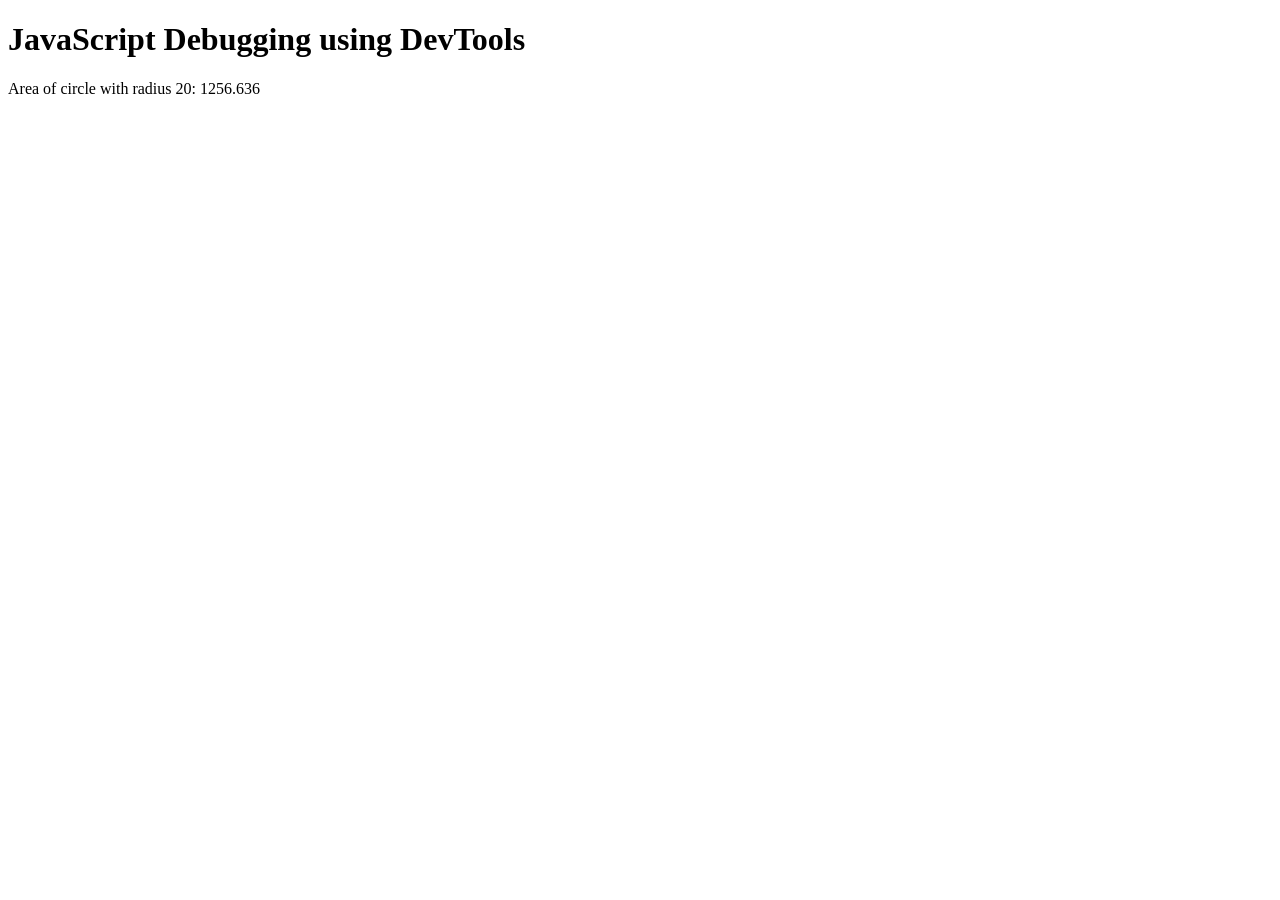
<file: week02/debbuging.html>
<!DOCTYPE html>
<html lang="en">

<head>
    <meta charset="UTF-8">
    <meta name="viewport" content="width=device-width, initial-scale=1.0">
    <title>Document</title>
    <script src="./scripts/debbuginh.js" defer></script>
</head>

<body>
    <h1>JavaScript Debugging using DevTools</h1>
    <p>Area of circle with radius <span id="radius"></span>: <span id="area"></span></p>
</body>

</html>
</file>
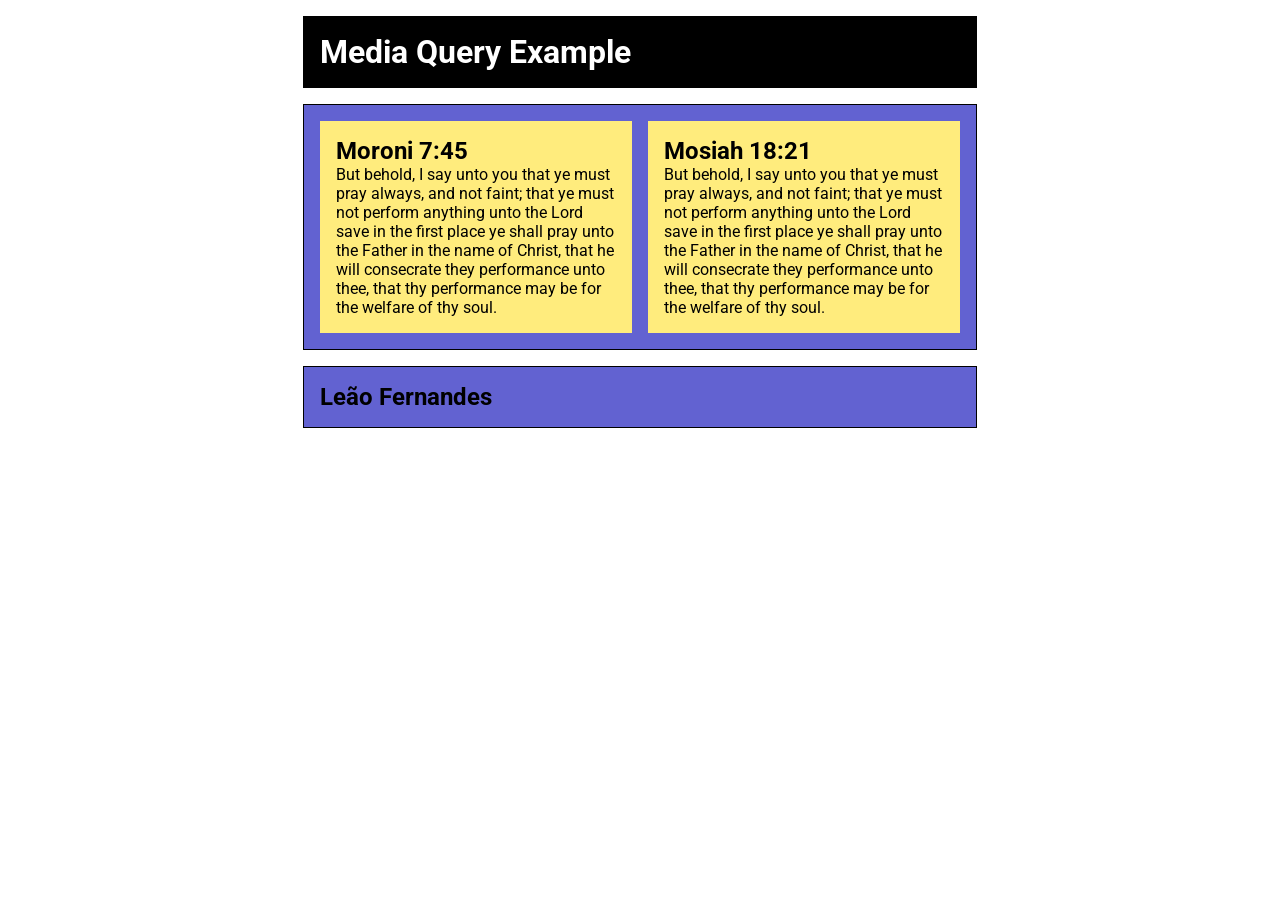
<file: week02/media-query.html>
<!DOCTYPE html>
<html lang="en">

<head>
    <meta charset="UTF-8">
    <meta name="viewport" content="width=device-width, initial-scale=1.0">
    <title>WDD 131 - Media Query Work</title>
    <meta name="description" content="Media Query activity.">
    <meta name="author" content="Leão Fernandes">
    <link rel="preconnect" href="https://fonts.googleapis.com">
    <link rel="preconnect" href="https://fonts.gstatic.com" crossorigin>
    <link
        href="https://fonts.googleapis.com/css2?family=BJCree:wght@400;500;600;700&family=Noto+Sans:ital,wght@0,100..900;1,100..900&family=Roboto:ital,wght@0,100..900;1,100..900&display=swap"
        rel="stylesheet">
    <link rel="stylesheet" href="styles/media-query.css">
    <link rel="stylesheet" href="styles/media-query-large.css">
</head>

<body>
    <header>
        <h1>Media Query Example</h1>
    </header>

    <main>
        <section>
            <h2>Moroni 7:45</h2>
            <p>But behold, I say unto you that ye must pray always, and not faint; that ye must not perform anything
                unto the Lord save in the first place ye shall pray unto the Father in the name of Christ, that he will
                consecrate they performance unto thee, that thy performance may be for the welfare of thy soul.</p>
        </section>
        <section>
            <h2>Mosiah 18:21</h2>
            <p>But behold, I say unto you that ye must pray always, and not faint; that ye must not perform anything
                unto the Lord save in the first place ye shall pray unto the Father in the name of Christ, that he will
                consecrate they performance unto thee, that thy performance may be for the welfare of thy soul.</p>
        </section>
    </main>

    <footer>
        <H2>Leão Fernandes</H2>
    </footer>
</body>

</html>
</file>
<file: styles/base.css>
* {
    padding: 0;
    margin: 0;
    box-sizing: border-box;
}


:root {
    --primary-color: #233b10;
    --secondary-color: #ffa500;
    --third-color: #00ff66;
    --fourth-color: #000000;
    --text-color: #f5f6f2;
    --font-family: 'Roboto', sans-serif;
}


/* ---------------- HEADER ---------------- */

header {
    background-color: var(--primary-color);
    color: var(--secondary-color);

    text-align: center;

    padding-top: 1.5rem;
}


#course-title {
    display: block;

    font-family: var(--font-family);
    font-size: 1.4rem;
    font-weight: bold;

    padding-bottom: 1.5rem;
}


nav {
    display: flex;
    justify-content: space-between;
    padding: 1rem;
    background-color: var(--fourth-color);
    color: var(--text-color);
}


nav a {
    color: var(--secondary-color);

    text-decoration: none;

    font-size: 1.5rem;
}


nav a:hover {
    text-decoration: underline;
}


/* ---------------- MAIN ---------------- */

main {
    background-color: white;

    padding: 2rem;

    text-align: center;
}


main h1 {
    font-family: var(--font-family);

    font-size: 2.8rem;

    text-align: center;

    margin-bottom: 2rem;
    
    padding: 1rem 0;
}


/* ---------------- CARDS ---------------- */

.cards {
    max-width: 1100px;

    margin: 0 auto;

    display: grid;

    grid-template-columns: 1.5fr 1fr;

    gap: 1.5rem;

    padding: 0 1rem;
}


.card {
    border: 1px solid var(--third-color);

    border-radius: 15px;

    overflow: hidden;

    min-height: 300px;

    font-family: var(--font-family);
}


/* ---------------- CARD HEADER ---------------- */

.headercard {
    background-color: var(--primary-color);

    color: var(--secondary-color);

    padding: 0.8rem;

    font-size: 1.1rem;

    text-align: center;
}


/* ---------------- ABOUT SECTION ---------------- */

.about-content {
    display: grid;

    grid-template-columns: 1fr 160px;

    align-items: center;

    gap: 1rem;

    padding: 1.2rem;
}


.about-content p {
    font-size: 1.15rem;

    line-height: 1.4;

    text-align: left;
}


.about-content img {
    width: 150px;

    height: 190px;

    object-fit: cover;

    border-radius: 5px;
}


/* ---------------- COUNTRY ---------------- */

.country-title {
    font-size: 1.3rem;

    margin: 0.5rem 0 1rem;
}


.country-content {
    display: grid;

    grid-template-columns: 160px 1fr;

    align-items: center;

    gap: 1.5rem;

    padding: 0 1.2rem 1.5rem;
}


.country-content figure {
    text-align: center;
}


.country-content img {
    width: 140px;

    height: auto;

    border-radius: 0;
}


.country-content figcaption {
    font-size: 0.9rem;

    font-style: italic;

    margin-top: 0.3rem;
}


.country-content p {
    font-size: 1.1rem;

    line-height: 1.4;

    text-align: left;
}


/* ---------------- RESOURCES ---------------- */

.resources {
    display: flex;

    flex-direction: column;

    align-items: flex-start;

    gap: 0.8rem;

    padding: 1.5rem;

    font-size: 1.1rem;
}


.resources a {
    color: var(--third-color);

    font-weight: bold;
}


.resources a:hover {
    color: var(--primary-color);
}


/* ---------------- FOOTER ---------------- */

footer {
    background-color: var(--primary-color);

    color: var(--secondary-color);

    text-align: center;

    padding: 1.5rem;

    font-family: var(--font-family);

    font-size: 1rem;
}


footer p {
    margin: 0.3rem;
}
</file>
<file: project/styles/base.css>
* {
    padding: 0;
    margin: 0;
    box-sizing: border-box;
}

:root {
    --primary-color: #176B3A;
    --secondary-color: #0D3B26;
    --accent-color: #F2C14E;
    --background-color: #F5F5F0;
    --text-color: #F5F5F0;
}

body {
    font-family: "Barlow", sans-serif;
}

h1,
h2,
h3 {
    font-family: "Barlow Condensed", sans-serif;
    font-weight: 800;
}

button,
nav a {
    font-family: "Barlow Condensed", sans-serif;
    font-weight: 700;
}

/* Header */

header {
    background-color: var(--primary-color);
    display: flex;
    align-items: center;
    justify-content: space-between;
}

header img {
    width: 150px;
    height: auto;
}

header nav {
    padding: 0.5rem;
    display: block;
}

header nav a {
    padding: 2rem;
    text-decoration: none;
    color: var(--text-color);
    font-size: 20px;
}

/* Main */

.hero-img {
    position: relative;
    width: 100%;
    min-height: 600px;
    overflow: hidden;
}

.hero-img img {
    width: 100%;
    height: 600px;
    object-fit: cover;
    object-position: center;
    display: block;
}

.hero-img::before {
    content: "";
    position: absolute;
    inset: 0;
    background: rgb(13 59 38 / 0.60);
    z-index: 1;
}

/* Text */

.hero-label,
.hero-img h1,
.hero-description {
    position: absolute;
    z-index: 2;
    left: 8%;
    color: var(--text-color);
}

.hero-label {
    top: 25%;
    left: 9%;
    font-family: "Barlow Condensed", sans-serif;
    font-size: 1rem;
    font-weight: 700;
    letter-spacing: 0.2rem;
    color: var(--accent-color);
}

.hero-img h1 {
    top: 30%;
    font-family: "Barlow Condensed", sans-serif;
    font-size: clamp(3rem, 6vw, 7rem);
    line-height: 0.85;
    font-weight: 800;
    margin: 0;
}

.hero-description {
    top: 58%;
    left: 9%;
    max-width: 500px;
    font-size: 1.5rem;
    line-height: 1;
}

/* Features content */

.feature-teams {
    display: flex;
    flex-direction: row;
    align-items: center;
    justify-content: center;
    padding: 2rem;
    background-color: rgb(213, 212, 212);
    text-align: center;
    gap: 5rem;
}

.feature-teams img {
    width: 300px;
    height: auto;
    margin: 1rem;
}

/* Footer */

footer {
    background-color: var(--secondary-color);
    color: var(--text-color);
    text-align: center;
    padding: 2rem;
}

/* Mobile view */

.hamburguer {
    display: none;
}

@media screen and (max-width: 768px) {

    .hamburguer {
        display: block;
        font-size: 2rem;
        background: none;
        border: none;
        color: var(--text-color);
        cursor: pointer;
    }

    .navMenu {
        display: flex;
        flex-direction: column;
        align-items: flex-end;
    }

    .navMenu a {
        display: none;
        width: 100%;
        text-align: center;
        padding: 1rem;
        margin: 0;
    }

    .navMenu.open a {
        display: block;
    }

    .feature-teams img {
        width: 100px;
    }

}

/* teams page */
.teams {
    display: grid;
    grid-template-columns: repeat(3, 1fr);
    gap: 2rem;

    max-width: 1200px;
    margin: 0 auto;
    padding: 3rem 2rem;
}

.teams img {
    width: 140px;
    height: 140px;
    object-fit: contain;
    margin: 0 auto 1rem;
}

.teams h2 {
    font-family: "Barlow Condensed", sans-serif;
    font-size: 1.8rem;
    font-weight: 800;
    color: var(--secondary-color);
    margin-bottom: 0.5rem;
}

.teams p {
    font-size: 1rem;
    color: #666;
    margin-bottom: 1rem;
}

/* Card styling */


/* INDIVIDUAL TEAM CARDS */

.team-card {
    display: flex;
    flex-direction: column;
    align-items: center;
    justify-content: center;

    text-align: center;
    padding: 2rem 1.5rem;
    min-height: 280px;

    background-color: var(--background-color);
    border: 1px solid #deded8;
    border-top: 5px solid var(--primary-color);
    border-radius: 10px;

    box-shadow: 0 4px 12px rgb(0 0 0 / 0.06);

    transition: transform 0.2s ease,
                box-shadow 0.2s ease;
}

.team-card:hover {
    transform: translateY(-5px);
    box-shadow: 0 10px 22px rgb(0 0 0 / 0.12);
}

.team-card img {
    width: 130px;
    height: 130px;
    object-fit: contain;
    margin-bottom: 1rem;
}

.team-card h2 {
    font-size: 1.8rem;
    color: var(--secondary-color);
    margin-bottom: 0.4rem;
}

.team-card p {
    color: #666666;
    font-size: 0.95rem;
}


/* MOBILE */

@media screen and (max-width: 600px) {
    .teams {
        grid-template-columns: 1fr;
        padding: 2rem 1rem;
    }
}


/* ABOUT PAGE */

.about-intro {
    max-width: 850px;
    margin: 0 auto;
    padding: 5rem 2rem 3rem;
    text-align: center;
}

.about-label {
    color: var(--primary-color);
    font-family: "Barlow Condensed", sans-serif;
    font-weight: 700;
    letter-spacing: 0.2rem;
    font-size: 1rem;
}

.about-intro h1 {
    font-size: clamp(3rem, 7vw, 6rem);
    color: var(--secondary-color);
    margin: 1rem 0;
    line-height: 0.9;
}

.about-intro>p:last-child {
    max-width: 650px;
    margin: 0 auto;
    color: #555;
    line-height: 1.6;
    font-size: 1.1rem;
}


/* CARDS */

.about-cards {
    max-width: 1100px;
    margin: 0 auto;
    padding: 2rem 2rem 6rem;

    display: grid;
    grid-template-columns: repeat(2, 1fr);
    gap: 1.5rem;
}

.about-card {
    background-color: white;
    border: 1px solid #ddd;
    border-top: 5px solid var(--primary-color);
    padding: 2rem;

    min-height: 230px;

    transition: transform 0.2s ease,
        box-shadow 0.2s ease;
}

.about-card:hover {
    transform: translateY(-5px);
    box-shadow: 0 8px 20px rgb(0 0 0 / 0.12);
}

.card-number {
    color: var(--accent-color);
    font-family: "Barlow Condensed", sans-serif;
    font-size: 1.2rem;
    font-weight: 800;
}

.about-card h2 {
    color: var(--secondary-color);
    font-size: 2rem;
    margin: 1rem 0;
}

.about-card p {
    color: #555;
    line-height: 1.6;
}


/* MOBILE */

@media screen and (max-width: 768px) {

    .about-cards {
        grid-template-columns: 1fr;
        padding: 1rem 1.5rem 4rem;
    }

    .about-intro {
        padding: 4rem 1.5rem 2rem;
    }

    .about-card {
        min-height: auto;
    }

}
</file>
<file: styles/form.css>
* {
    box-sizing: border-box;
    margin: 0;
    padding: 0;
}

header {
    background-color: #004d2d;
    padding: 20px;
    text-align: center;
    font-family: Arial, sans-serif;
    font-size: 24px;
    color: #ffffff;
}

main {
    padding: 20px;
    font-family: Arial, sans-serif;
    font-size: 20px;
}

main form {
    max-width: 400px;
    margin: 0 auto;
    padding: 20px;
    background-color: #f2f2f2;
    border-radius: 5px;
    display: flex;
    flex-direction: column;
    gap: 15px;
}

.checkbox-option {
    display: flex;
    justify-content: space-between;
    align-items: center;
}

.checkbox-option input {
    width: 20px;
    height: 20px;
}

.writtenReview textarea {
    width: 100%;
    height: 150px;
    resize: vertical;
}


.star-rating {
    display: flex;
    align-items: center;
    width: 160px;
    flex-direction: row-reverse;
    justify-content: space-between;
    margin: 20px auto;
    position: relative;
}

.star-rating input {
    display: none;
}

.star-rating>label {
    width: 30px;
    height: 30px;
    font-family: Arial;
    font-size: 30px;
    transition: 0.2s ease;
    color: rgb(0, 0, 0);
}

.star-rating label:hover {
    color: #eeeeee;
    transition: 0.2s ease;
}

.star-rating label:active::before {
    transform: scale(1.1);
}


.star-rating label::before {
    content: '\2606';
    position: absolute;
    top: 0px;
    line-height: 26px;
}

.star-rating input:checked~label:before {
    content: '\2605';
}

@-moz-document url-prefix() {
    .star-rating input:checked~label:before {
        font-size: 36px;
        line-height: 21px;
    }
}

@media screen and (max-width: 600px) {
    main{
        width: 100%;
        padding: 10px;
    }

    main form {
        width: 100%;
        padding: 10px;
    }
}

footer {
    background-color: #004d2d;
    color: #ffffff;
    text-align: center;
    font-family: Arial, sans-serif;
    font-size: 1rem;
    position: relative;
    bottom: 0;
    width: 100%;
    padding: 10px;
}
</file>
<file: styles/places.css>
:root {
    --bg: #f5f5f5;
    --section: #f5f5f5;
    --text-s: #ff0000;
    --heading: #000000;
    --buttons: #ff0000;
    --font-family: "Noto Sans", sans-serif;
}

* {
    padding: 0;
    margin: 0;
    box-sizing: border-box;
}

body {
    font-family: var(--font-family);
}

header {
    padding: 1rem;
    text-align: center;
    background-color: var(--heading);
    color: var(--text-s);
}

.hero img {
    width: 100%;
    height: auto;
}

.data {
    position: absolute;
    left: 2rem;
    top: 7rem;
    font-size: 20px;
    padding: 1rem;
    padding-top: 4rem;
    background-color: var(--bg);
    text-align: center;
}

.data h2 {
    position: absolute;
    top: 1rem;
    background-color: var(--heading);
    color: var(--text-s);
    padding: .5rem;
    padding-left: 1rem;
    padding-right: 300px;
}

.weather {
    position: absolute;
    right: 2rem;
    bottom: 0;
    font-size: 20px;
    padding: 1rem;
    padding-top: 4rem;
    background-color: var(--heading);
    text-align: center;
    color: var(--text-s);
}

.weather h2 {
    position: absolute;
    top: 1rem;
    background-color: var(--text-s);
    color: var(--bg);
    padding: .5rem;
    padding-left: 1rem;
    margin-right: 1rem;
    padding-right: 1rem;
}

.weather img {
    width: 50px;
    height: 50px;
}

.weather-icon::after {
    content: "☀️";
}

/* Mobile phone view */

@media screen and (max-width: 768px) {

    .hero img {
        width: 100%;
        height: auto;
        display: block;
    }

    .data,
    .weather {
        position: static;
        width: 100%;
        text-align: center;
        margin: 0;
    }

    .data h2,
    .weather h2 {
        position: static;
        width: 100%;
        text-align: center;
        margin: 0 0 1rem 0;
        padding: 0.5rem;
    }

    .data {
        padding: 1rem;
    }

    .weather {
        padding: 1rem;
    }

    .data table {
        width: 100%;
        margin: 0 auto;
        border-collapse: collapse;
        text-align: center;
    }

    .data td {
        padding: 0.25rem;
        text-align: center;
    }

    .weather table {
        width: 100%;
        margin: 0 auto;
        border-collapse: collapse;
        text-align: center;
    }

    .weather td {
        padding: 0.25rem;
        text-align: center;
    }

}

footer {
    background-color: var(--heading);
    color: var(--text-s);
    text-align: center;
    padding: 1.5rem;
    font-family: var(--font-family);
    font-size: 1rem;
}
</file>
<file: styles/temples.css>
body {
    font-family: var(--font-family);
}

a {
    color: var(--text-color);
    text-decoration: none;
    margin: 0 1rem;
}

.hamburguer {
    display: none;
}

/* Mobile view */

@media screen and (max-width: 550px) {

    .navMenu {
        display: flex;
        flex-direction: column;
        align-items: flex-end;
    }

    .hamburguer {
        display: block;
        font-size: 2rem;
        background: none;
        border: none;
        color: var(--text-color);
        cursor: pointer;
    }

    .navMenu a {
        display: none;
        width: 100%;
        text-align: center;
        padding: 1rem;
        margin: 0;
    }

    .navMenu.open a {
        display: block;
    }

    main h1 {
        position: static;
        text-align: center;
        margin: 1rem 0;
    }
}

.temple-grid {
    display: grid;
    grid-template-columns: repeat(auto-fit, minmax(150px, 1fr));
    gap: 25px;
    place-items: center;
}

figure img {
    width: 100%;
    height: auto;
    border-radius: 10px;
}

figcaption {
    text-align: center;
    margin-top: 0.5rem;
    font-size: 1rem;
}

.header-content,
footer {
    background-color: var(--primary-color);
    color: var(--secondary-color);
    text-align: center;
    padding: 1rem;
    font-family: var(--font-family);
    font-size: 1rem;
}
</file>
<file: project/styles/siteplan.css>
:root {
    --primary-color: #176B3A;
    --secondary-color: #0D3B26;
    --accent-color: #F2C14E;
    --background-color: #F5F5F0;
    --text-color: #F5F5F0;
}

body {
    font-family: "Barlow", sans-serif;
}

h1, h2, h3 {
    font-family: "Barlow Condensed", sans-serif;
    font-weight: 800;
}

button, nav a {
    font-family: "Barlow Condensed", sans-serif;
    font-weight: 700;
}
</file>
<file: week01/styles/layout.css>
:root {
    --primary-color: #f5f6f2;
    --secondary-color: #0b3d2e;
    --third-color: #1b2f23;
    --forth-color: #ffa500;
}

* {
    margin: 0;
    padding: 0;
}

body {
    display: grid;
    height: 90vh;
    grid-template: auto 100vh auto / 1fr 1fr 1fr;
}

header,
footer {
    background: var(--secondary-color);
    padding-top: auto;
    grid-column: 1 / 4;
}

main {
    background: var(--primary-color);
    padding: 2rem;
    grid-column: 1 / 3;
}

.aside {
    grid-column: 3 / 4;
}

nav {
    max-width: 1fr;
    background: var(--forth-color);
}

.navigation {
    list-style: none;
    display: flex;
    flex-wrap: wrap;
    background-color: var(--forth-color);
    align-items: center;
}

.navigation li {
    flex: 1 1 auto;
}

.navigation a {
    font-weight: 700;
    display: block;
    padding: 2vh;
    text-decoration: none;
    text-align: center;
}

.navigation a:hover {
    padding: 10px;
    background-color: black;
    text-decoration-color: var(--primary-color);
    color: var(--primary-color);
}
</file>
<file: week02/styles/bom.css>
* {
    margin: 0;
    padding: 0;
}

body {
    height: 100vh;
    display: flex;
    flex-direction: column;
    align-items: center;
    justify-content: center;
    font-family: Acme, Arial, sans-serif;
}

h1 {
    font-size: 1.5rem;
}

main {
    margin: 1rem auto;
    border: 1px solid rgb(0 0 0 / 0.1);
    padding: 1rem;
    background-color: #ddd;
    display: flex;
    flex-direction: column;
}

input,
button {
    padding: 0.5rem;
}

button {
    margin: 0.5rem;
}

.delete {
    width: fit-content;
}

.input {
    display: flex;
    gap: 1rem;
}

.list {
    padding: 0.5rem;
}

ul {
    margin: 1rem;
    list-style: none;
}

li {
    display: flex;
    align-items: center;
    justify-content: space-between;
}

@media only screen and (min-width: 32.5em) {
    h1 {
        font-size: 2rem;
    }

    main {
        width: 320px;
    }
}
</file>
<file: week02/styles/media-query.css>
* {
    margin: 0;
    padding: 0;
    border: 0;
}

body {
    font-family: "Roboto", sans-serif;
}

header,
main,
footer {
    max-width: 640px;
    margin: 1em auto;
    border: 1px solid black;
    padding: 1rem;
    background-color: #6262d1;
}

main {
    display: grid;
    grid-template-columns: 1fr;
    grid-gap: 1rem;
}

section {
    padding: 1rem;
    background-color: rgb(255, 236, 125);
}
</file>
<file: week02/styles/media-query-large.css>
@media screen and (min-width: 500px) {
    header {
        background-color: hsl(0, 0%, 0%);
        color: #ffff;
    }

    main {
        grid-template-columns: 1fr 1fr;
    }
}
</file>
